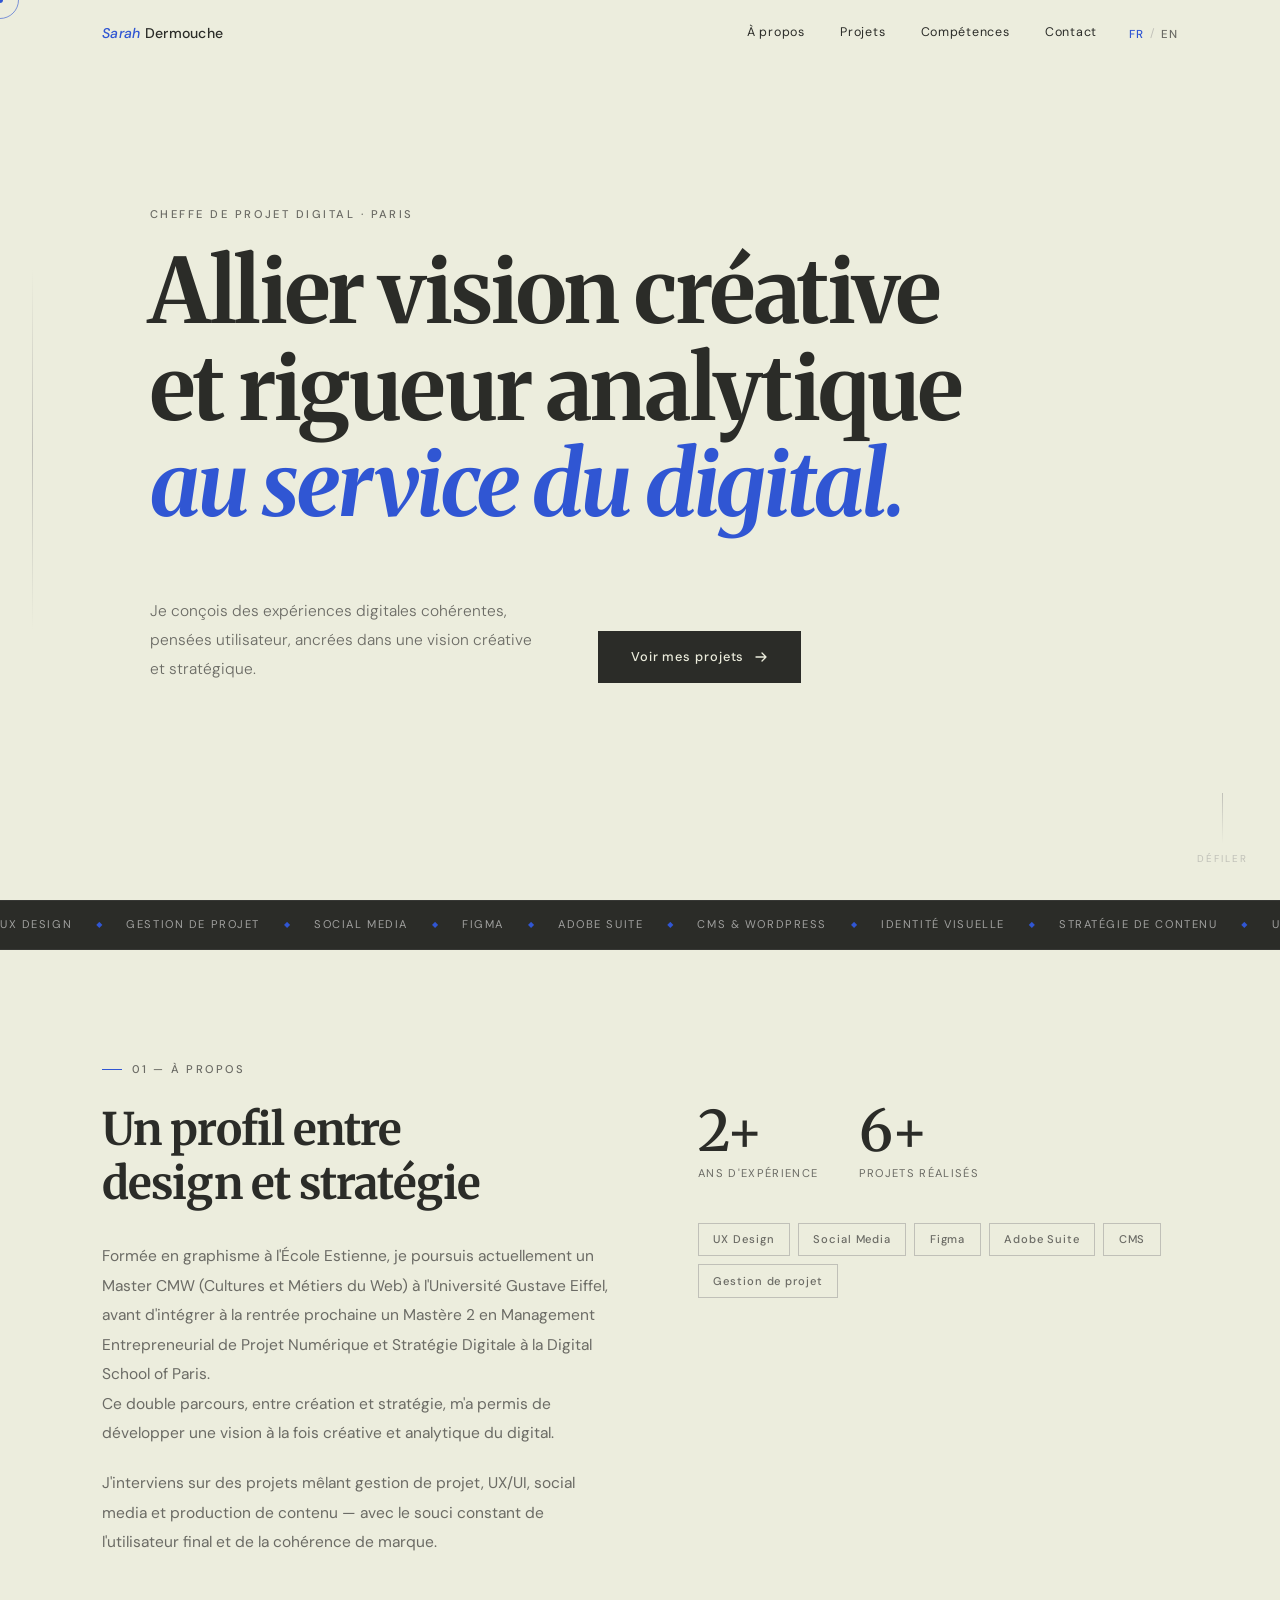
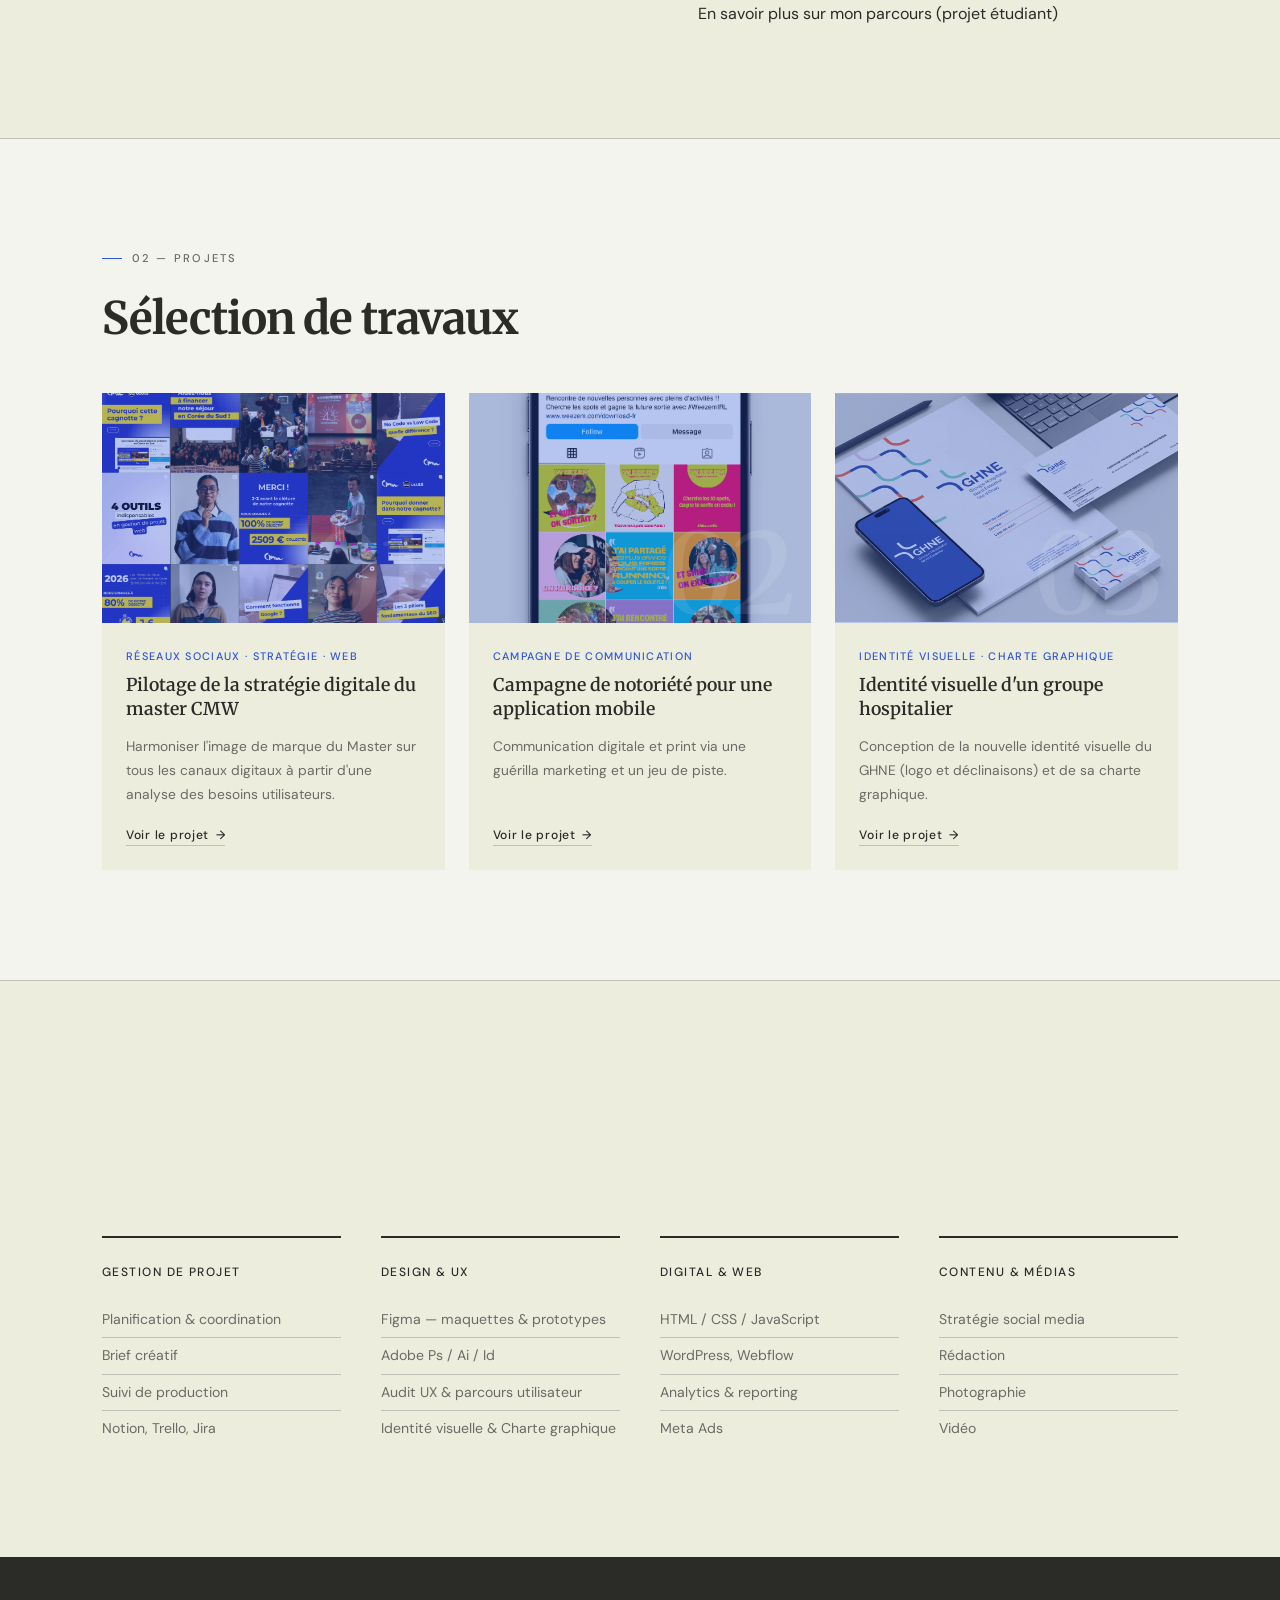
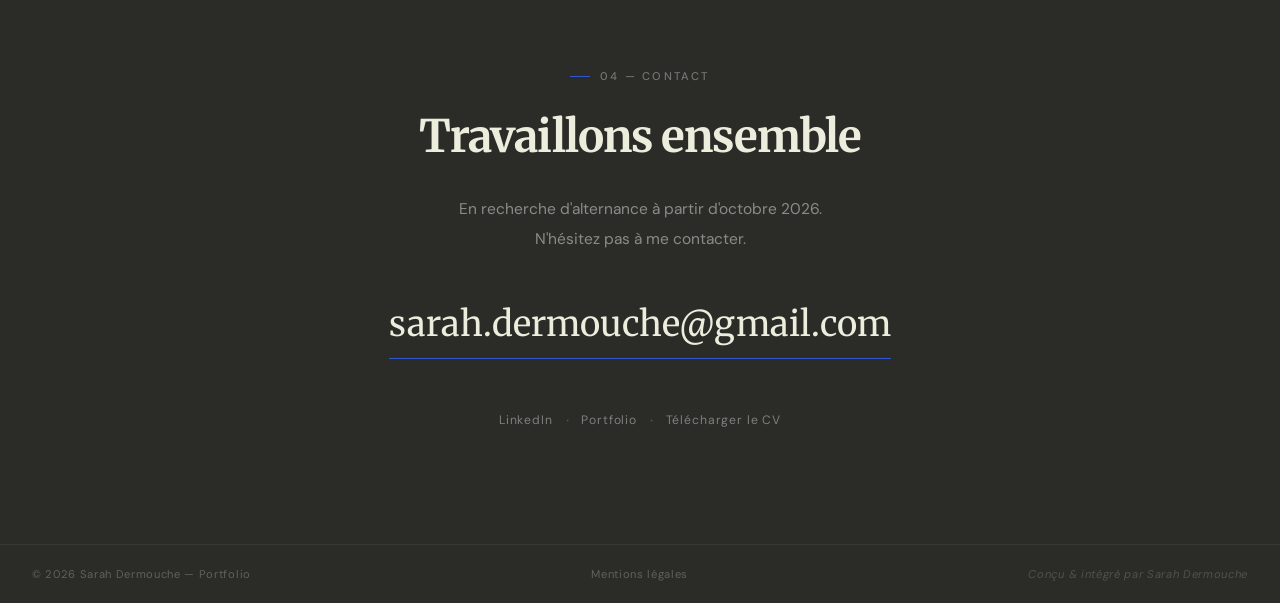
<file: index.html>
<!DOCTYPE html>
<html lang="fr">
<head>
    <meta charset="UTF-8" />
    <meta name="viewport" content="width=device-width, initial-scale=1.0" />
    <title>Sarah Dermouche — Cheffe de projet digital</title>
    <link rel="icon" type="image/x-icon" href="image/favicon.png">
    <link rel="preconnect" href="https://fonts.googleapis.com">
    <link rel="preconnect" href="https://fonts.gstatic.com" crossorigin>
    <link href="https://fonts.googleapis.com/css2?family=Merriweather:ital,wght@0,400;0,700;1,400&family=DM+Sans:opsz,wght@9..40,300;9..40,400;9..40,500&display=swap" rel="stylesheet">
    <link rel="stylesheet" href="style.css"/>
</head>
<body>

    <div class="cursor-dot"  id="cursor-dot"  aria-hidden="true"></div>
    <div class="cursor-ring" id="cursor-ring" aria-hidden="true"></div>

    <!--NAVIGATION-->
    <header class="nav-header" id="nav-header">
        <div class="nav-inner">
            <a href="#hero" class="nav-logo"><em>Sarah</em> Dermouche</a>
            <nav class="nav-links" id="nav-links" role="navigation" aria-label="Navigation principale">
                <a href="#about"       id="nav-about">À propos</a>
                <a href="#projets"     id="nav-projets">Projets</a>
                <a href="#competences" id="nav-competences">Compétences</a>
                <a href="#contact"     id="nav-contact">Contact</a>
            </nav>
            <div class="lang-switcher" role="group" aria-label="Sélection de langue">
                <button class="lang-btn active" id="btn-fr" onclick="setLanguage('fr')">FR</button>
                <span class="lang-sep" aria-hidden="true">/</span>
                <button class="lang-btn" id="btn-en" onclick="setLanguage('en')">EN</button>
            </div>
            <button class="nav-burger" id="nav-burger" aria-label="Ouvrir le menu" aria-expanded="false">
                <span></span>
                <span></span>
            </button>
        </div>
    </header>

    <!-- HERO -->
    <section class="hero" id="hero">
        <div class="hero-rule" aria-hidden="true"></div>
        <div class="hero-inner">
            <div class="hero-content">
                <p class="hero-tag" id="hero-tag">Cheffe de projet digital · Paris</p>
                <h1 class="hero-title" id="hero-title">
                    Allier vision créative <br>et rigueur analytique<br><em>au service du digital.</em>
                </h1>
            </div>
            <div class="hero-bottom">
                <p class="hero-sub" id="hero-sub">
                    Je conçois des expériences digitales cohérentes, pensées utilisateur, ancrées dans une vision créative et stratégique.
                </p>
                <a href="#projets" class="btn-primary" id="hero-cta">
                    <span id="hero-cta-text">Voir mes projets</span>
                    <svg width="14" height="14" viewBox="0 0 14 14" fill="none" aria-hidden="true">
                        <path d="M2 7h10M8 3l4 4-4 4" stroke="currentColor" stroke-width="1.3" stroke-linecap="round" stroke-linejoin="round"/>
                    </svg>
                </a>
            </div>
        </div>
        <div class="hero-scroll" aria-hidden="true">
            <div class="hero-scroll-line"></div>
            <span class="hero-scroll-label" id="hero-scroll-label">Défiler</span>
        </div>
    </section>

    <!-- MARQUEE -->
    <div class="marquee" aria-hidden="true">
        <div class="marquee-track">
            <span>UX Design</span><span class="msep">◆</span>
            <span>Gestion de projet</span><span class="msep">◆</span>
            <span>Social Media</span><span class="msep">◆</span>
            <span>Figma</span><span class="msep">◆</span>
            <span>Adobe Suite</span><span class="msep">◆</span>
            <span>CMS & WordPress</span><span class="msep">◆</span>
            <span>Identité visuelle</span><span class="msep">◆</span>
            <span>Stratégie de contenu</span><span class="msep">◆</span>
            <span>UX Design</span><span class="msep">◆</span>
            <span>Gestion de projet</span><span class="msep">◆</span>
            <span>Social Media</span><span class="msep">◆</span>
            <span>Figma</span><span class="msep">◆</span>
            <span>Adobe Suite</span><span class="msep">◆</span>
            <span>CMS & WordPress</span><span class="msep">◆</span>
            <span>Identité visuelle</span><span class="msep">◆</span>
            <span>Stratégie de contenu</span><span class="msep">◆</span>
        </div>
    </div>

    <!-- À PROPOS -->
    <section class="section about" id="about">
        <div class="section-inner">
            <div class="section-label fade-in" id="about-label">01 — À propos</div>
            <div class="about-grid">
                <div class="about-text fade-in">
                    <h2 class="section-title" id="about-title">Un profil entre<br>design et stratégie</h2>
                    <p id="about-p1">Formée en graphisme à l'École Estienne, je poursuis actuellement un Master CMW (Cultures et Métiers du Web) à l'Université Gustave Eiffel, avant d'intégrer à la rentrée prochaine un Mastère 2 en Management Entrepreneurial de Projet Numérique et Stratégie Digitale à la Digital School of Paris. <br>Ce double parcours, entre création et stratégie, m'a permis de développer une vision à la fois créative et analytique du digital.</p>
                    <p id="about-p2">J'interviens sur des projets mêlant gestion de projet, UX/UI, social media et production de contenu — avec le souci constant de l'utilisateur final et de la cohérence de marque.</p>
                </div>
                <div class="about">
                    <div class="about-stats">
                        <div class="about-stat">
                            <span class="about-stat-num">2+</span>
                            <span class="about-stat-label" id="about-stat1">ans d'expérience</span>
                        </div>
                        <div class="about-stat">
                            <span class="about-stat-num">6+</span>
                            <span class="about-stat-label" id="about-stat2">projets réalisés</span>
                        </div>
                    </div>
                    <div class="about-tags">
                        <span class="tag">UX Design</span>
                        <span class="tag">Social Media</span>
                        <span class="tag">Figma</span>
                        <span class="tag">Adobe Suite</span>
                        <span class="tag">CMS</span>
                        <span class="tag">Gestion de projet</span>
                    </div>
                    <!-- Vidéo de présentation -->
                    <div class="about-video">
                        <iframe width="480" height="270" src="https://www.youtube.com/embed/3gNO8BBYbaQ?si=3ZKGPJ1DUbZhZOPg" title="YouTube video player" frameborder="0" allow="accelerometer; autoplay; clipboard-write; encrypted-media; gyroscope; picture-in-picture; web-share" referrerpolicy="strict-origin-when-cross-origin" allowfullscreen></iframe>
                        <p class="about-video-caption" id="about-video-caption">En savoir plus sur mon parcours (projet étudiant)</p>
                    </div>

                </div>
            </div>
        </div>
    </section>

    <!-- PROJETS -->
    <section class="section projets" id="projets">
        <div class="section-inner">
            <div class="section-label fade-in" id="projets-label">02 — Projets</div>
            <h2 class="section-title fade-in" id="projets-title">Sélection de travaux</h2>

            <div class="projets-grid">

                <article class="projet-card fade-in" data-projet="1">
                    <div class="projet-visuel projet-visuel--1">
                        <span class="projet-num" aria-hidden="true">01</span>
                        <div class="projet-overlay">
                            <span id="card-overlay-1">Voir le projet</span>
                            <svg width="18" height="18" viewBox="0 0 18 18" fill="none" aria-hidden="true">
                                <path d="M3 9h12M11 4l5 5-5 5" stroke="currentColor" stroke-width="1.3" stroke-linecap="round"/>
                            </svg>
                        </div>
                    </div>
                    <div class="projet-body">
                        <span class="projet-type" id="proj1-type">Réseaux Sociaux · Stratégie · Web</span>
                        <h3 class="projet-title" id="proj1-title">Pilotage de la stratégie digitale du master CMW</h3>
                        <p class="projet-desc" id="proj1-desc">Harmoniser l'image de marque du Master sur tous les canaux digitaux à partir d'une analyse des besoins utilisateurs.</p>
                        <button class="projet-link open-detail" data-projet="1">
                            <span id="proj1-btn">Voir le projet</span>
                            <span aria-hidden="true">→</span>
                        </button>
                    </div>
                </article>

                <article class="projet-card fade-in" data-projet="2">
                    <div class="projet-visuel projet-visuel--2">
                        <span class="projet-num" aria-hidden="true">02</span>
                        <div class="projet-overlay">
                            <span id="card-overlay-2">Voir le projet</span>
                            <svg width="18" height="18" viewBox="0 0 18 18" fill="none" aria-hidden="true">
                                <path d="M3 9h12M11 4l5 5-5 5" stroke="currentColor" stroke-width="1.3" stroke-linecap="round"/>
                            </svg>
                        </div>
                    </div>
                    <div class="projet-body">
                        <span class="projet-type" id="proj2-type">Campagne de communication</span>
                        <h3 class="projet-title" id="proj2-title">Campagne de notoriété pour une application mobile</h3>
                        <p class="projet-desc" id="proj2-desc">Communication digitale et print via une guérilla marketing et un jeu de piste. </p>
                        <button class="projet-link open-detail" data-projet="2">
                            <span id="proj2-btn">Voir le projet</span>
                            <span aria-hidden="true">→</span>
                        </button>
                    </div>
                </article>

                <article class="projet-card fade-in" data-projet="3">
                    <div class="projet-visuel projet-visuel--3">
                        <span class="projet-num" aria-hidden="true">03</span>
                        <div class="projet-overlay">
                            <span id="card-overlay-3">Voir le projet</span>
                            <svg width="18" height="18" viewBox="0 0 18 18" fill="none" aria-hidden="true">
                                <path d="M3 9h12M11 4l5 5-5 5" stroke="currentColor" stroke-width="1.3" stroke-linecap="round"/>
                            </svg>
                        </div>
                    </div>
                    <div class="projet-body">
                        <span class="projet-type" id="proj3-type">IDENTITÉ visuelle · CHARTE GRAPHIQUE</span>
                        <h3 class="projet-title" id="proj3-title">Identité visuelle d'un groupe hospitalier</h3>
                        <p class="projet-desc" id="proj3-desc">Conception de la nouvelle identité visuelle du GHNE (logo et déclinaisons) et de sa charte graphique.</p>
                        <button class="projet-link open-detail" data-projet="3">
                            <span id="proj3-btn">Voir le projet</span>
                            <span aria-hidden="true">→</span>
                        </button>
                    </div>
                </article>

            </div>

            <!-- DÉTAIL PROJET — panneau inline sous la grille -->
            <div class="projet-detail" id="projet-detail">
                <div class="detail-inner">
                    <div class="detail-header">
                        <div>
                            <span class="detail-type" id="detail-type"></span>
                            <h3 class="detail-titre" id="detail-titre"></h3>
                        </div>
                        <button class="detail-close" id="detail-close" aria-label="Fermer">
                            <svg width="18" height="18" viewBox="0 0 18 18" fill="none">
                                <path d="M3 3l12 12M15 3L3 15" stroke="currentColor" stroke-width="1.4" stroke-linecap="round"/>
                            </svg>
                        </button>
                    </div>
                    <div class="detail-body">
                        <div class="detail-images">
                            <img src="image/cmw_1.png" alt="projet web" id="detail-img-main" class="detail-img-main">
                            <div class="detail-img-row">
                                <img src="image/cmw_2.png" alt="projet web" id="detail-img-sm1" class="detail-img-sm">
                                <img src="image/cmw_3.png" alt="projet web" id="detail-img-sm2" class="detail-img-sm">
                            </div>
                        </div>
                        <div class="detail-info">
                            <dl class="detail-meta">
                                <div class="detail-meta-item">
                                    <dt id="detail-label-role">Rôle</dt>
                                    <dd id="detail-role"></dd>
                                </div>
                                <div class="detail-meta-item">
                                    <dt id="detail-label-tools">Outils</dt>
                                    <dd id="detail-tools"></dd>
                                </div>
                                <div class="detail-meta-item">
                                    <dt id="detail-label-year">Année</dt>
                                    <dd id="detail-year"></dd>
                                </div>
                            </dl>
                            <p id="detail-desc"></p>
                        </div>
                    </div>
                </div>
            </div>

        </div>
    </section>

    <!-- COMPÉTENCES -->
    <section class="section competences" id="competences">
        <div class="section-inner">
            <div class="section-label fade-in" id="comp-label">03 — Compétences</div>
            <h2 class="section-title fade-in" id="comp-title">Ce que je sais faire</h2>
            <div class="comp-grid">
                <div class="comp-col fade-in">
                    <h3 class="comp-cat" id="comp-cat1">Gestion de projet</h3>
                    <ul class="comp-list" id="comp-list1">
                        <li>Planification & coordination</li>
                        <li>Brief créatif</li>
                        <li>Suivi de production</li>
                        <li>Notion, Trello, Jira</li>
                    </ul>
                </div>
                <div class="comp-col fade-in">
                    <h3 class="comp-cat" id="comp-cat2">Design & UX</h3>
                    <ul class="comp-list" id="comp-list2">
                        <li>Figma — maquettes & prototypes</li>
                        <li>Adobe Ps / Ai / Id</li>
                        <li>Audit UX & parcours utilisateur</li>
                        <li>Identité visuelle & Charte graphique</li>
                    </ul>
                </div>
                <div class="comp-col fade-in">
                    <h3 class="comp-cat" id="comp-cat3">Digital & Web</h3>
                    <ul class="comp-list" id="comp-list3">
                        <li>HTML / CSS / JavaScript</li>
                        <li>WordPress, Webflow</li>
                        <li>Analytics & reporting</li>
                        <li>Meta Ads</li>
                    </ul>
                </div>
                <div class="comp-col fade-in">
                    <h3 class="comp-cat" id="comp-cat4">Contenu & Médias</h3>
                    <ul class="comp-list" id="comp-list4">
                        <li>Stratégie social media</li>
                        <li>Rédaction</li>
                        <li>Photographie</li>
                        <li>Vidéo</li>
                    </ul>
                </div>
            </div>
        </div>
    </section>

    <!-- CONTACT -->
    <section class="section contact" id="contact">
        <div class="section-inner contact-inner">
            <div class="section-label fade-in" id="contact-label">04 — Contact</div>
            <h2 class="section-title contact-title fade-in" id="contact-title">Travaillons ensemble</h2>
            <p class="contact-sub fade-in" id="contact-sub">
                En recherche d'alternance à partir d'octobre 2026.<br>N'hésitez pas à me contacter.
            </p>
            <a href="mailto:sarah.dermouche@gmail.com" class="contact-email fade-in" id="contact-cta">sarah.dermouche@gmail.com</a>
            <div class="contact-socials fade-in">
                <a href="https://www.linkedin.com/in/sarah-dermouche-789434256" target="_blank" rel="noopener" id="contact-li">LinkedIn</a>
                <span aria-hidden="true">·</span>
                <a href="https://drive.google.com/file/d/1WTOLE_AvUd5v7UBYGR7kVTP-qVGKapj3/view?usp=sharing" target="_blank" rel="noopener" id="contact-pt">Portfolio</a>
                <span aria-hidden="true">·</span>
                <a href="https://drive.google.com/file/d/1VS2-UaIOc5Win3-Kl8MZEmc8OgLvq18b/view?usp=sharing" target="_blank" rel="noopener" id="contact-cv">Télécharger le CV</a>
            </div>
        </div>
    </section>

    <!-- FOOTER -->
    <footer class="footer">
        <span id="footer-text">© 2026 Sarah Dermouche — Portfolio</span>
        <a href="mentions-legales.html" id="mentions-legales">Mentions légales</a>
        <span class="footer-credit" id="footer-credit">Conçu & intégré par Sarah Dermouche</span>
    </footer>

    <script src="langue.js"></script>
    <script src="scroll.js"></script>
</body>
</html>
</file>
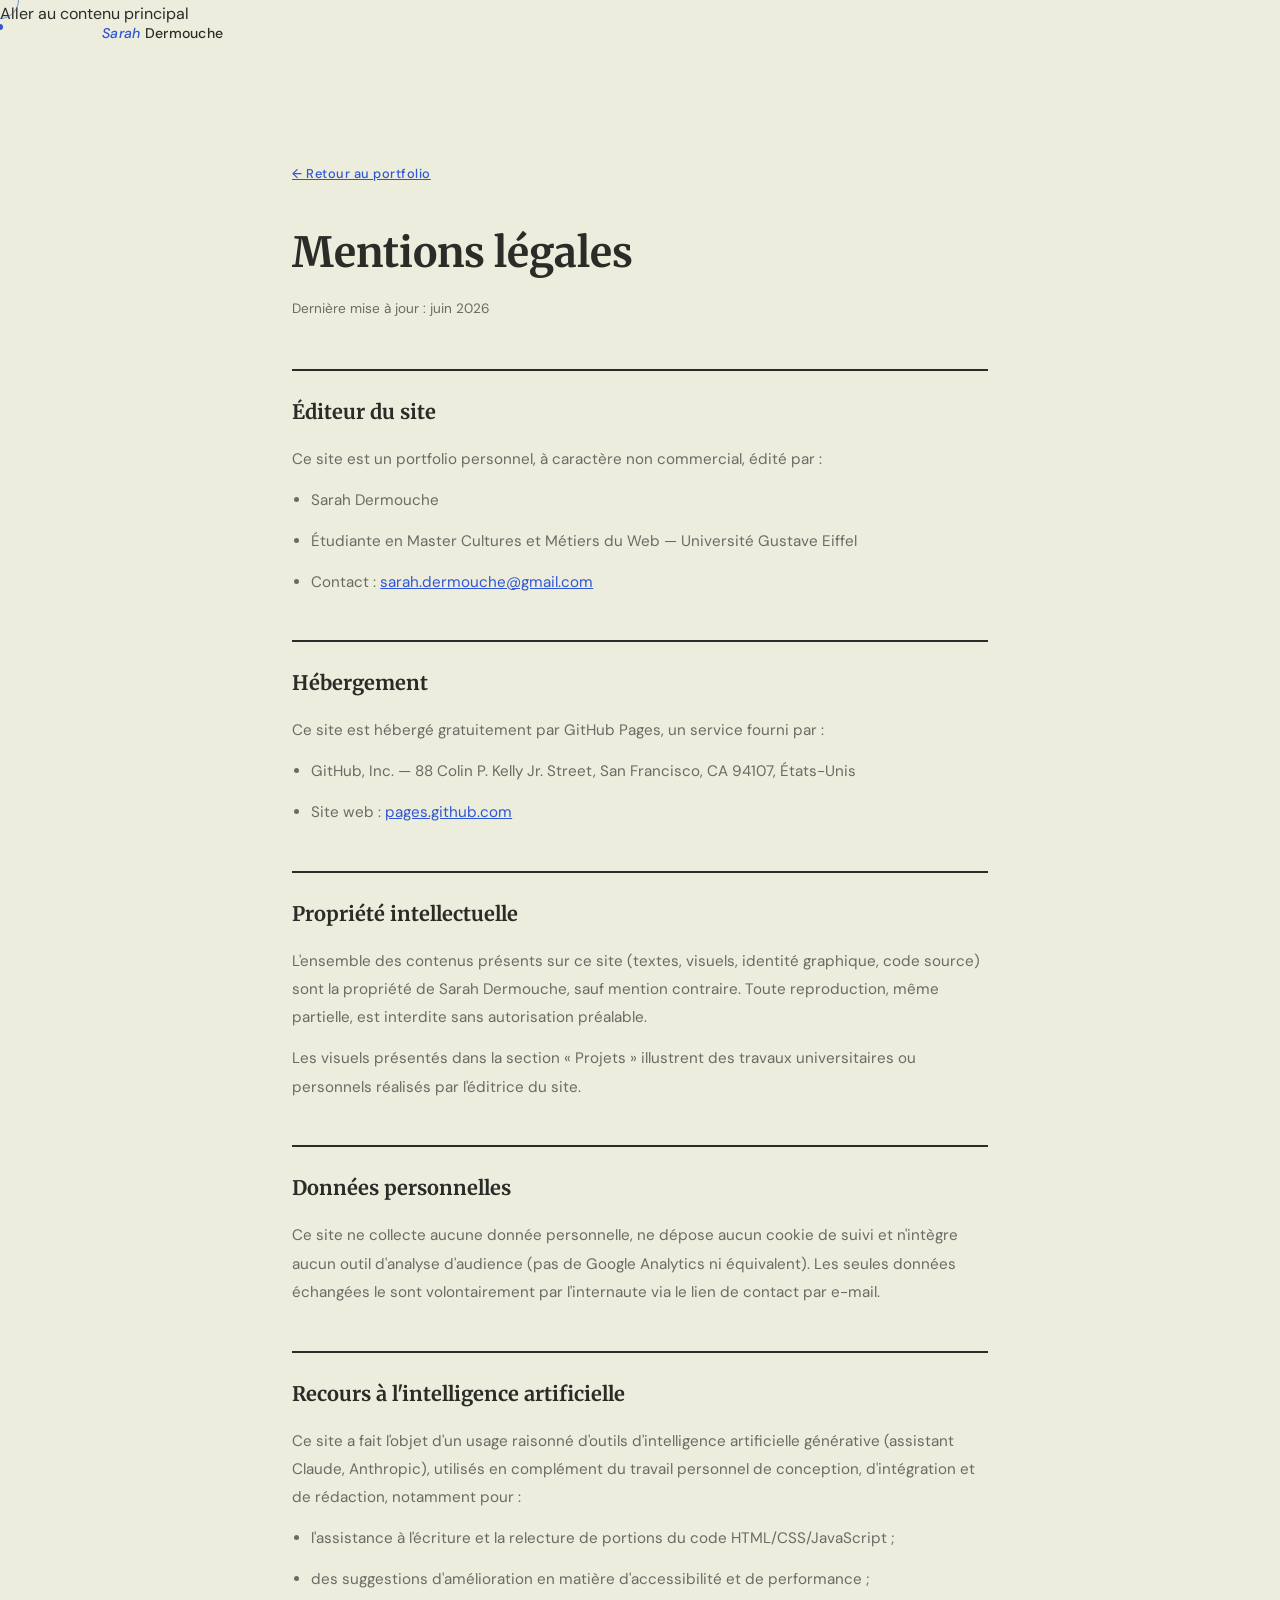
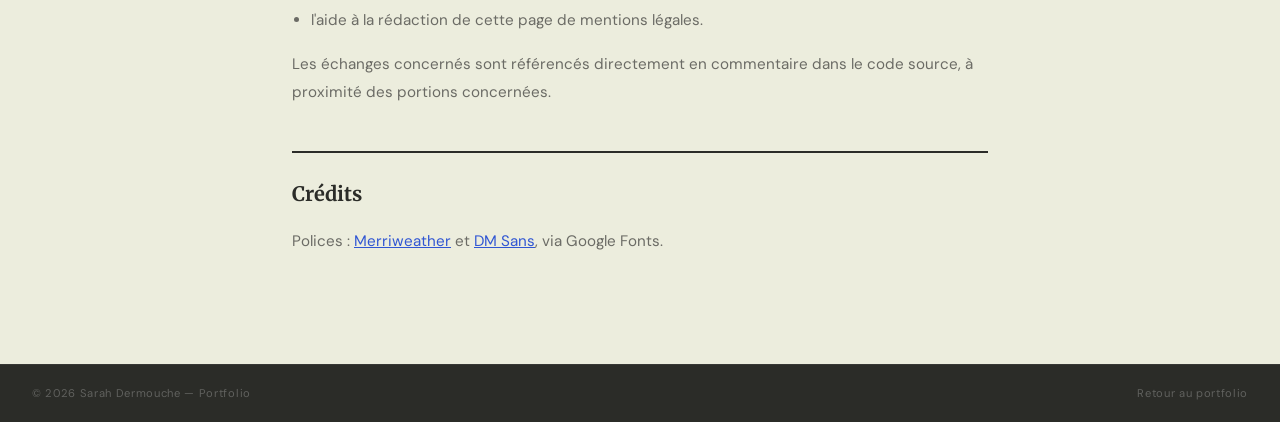
<file: mentions-legales.html>
<!DOCTYPE html>
<html lang="fr">
<head>
    <meta charset="UTF-8" />
    <meta name="viewport" content="width=device-width, initial-scale=1.0" />
    <meta name="description" content="Mentions légales du portfolio de Sarah Dermouche.">
    <meta name="robots" content="noindex">
    <title>Mentions légales — Sarah Dermouche</title>
    <link rel="icon" type="image/png" href="image/favicon.png">
    <link href="https://fonts.googleapis.com/css2?family=Merriweather:ital,wght@0,400;0,700;1,400&family=DM+Sans:opsz,wght@9..40,300;9..40,400;9..40,500&display=swap" rel="stylesheet">
    <link rel="stylesheet" href="style.css"/>
    <style>
        /* Style de la page mentions légales */
        .mentions-page {
            max-width: 760px;
            margin: 0 auto;
            padding: calc(var(--nav-h) + 4rem) 2rem 6rem;
        }
        .mentions-page h1 {
            font-family: var(--font-serif);
            font-size: clamp(1.8rem, 4vw, 2.6rem);
            margin-bottom: 0.5rem;
        }
        .mentions-page .maj {
            color: var(--gray);
            font-size: 0.85rem;
            margin-bottom: 3rem;
        }
        .mentions-page h2 {
            font-family: var(--font-serif);
            font-size: 1.25rem;
            margin-top: 2.8rem;
            margin-bottom: 1rem;
            border-top: 2px solid var(--dark);
            padding-top: 1.5rem;
        }
        .mentions-page p,
        .mentions-page li {
            color: var(--gray);
            font-size: 0.95rem;
            line-height: 1.85;
            margin-bottom: 0.8rem;
        }
        .mentions-page ul {
            padding-left: 1.2rem;
            list-style: disc;
            margin-bottom: 1rem;
        }
        .mentions-page a {
            color: var(--accent);
            text-decoration: underline;
        }
        .mentions-page code {
            background-color: var(--white);
            padding: 0.1rem 0.4rem;
            font-size: 0.88em;
            border: 1px solid var(--gray-lt);
        }
        .retour {
            display: inline-flex;
            align-items: center;
            gap: 0.5rem;
            font-size: 0.8rem;
            font-weight: 500;
            letter-spacing: 0.04em;
            margin-bottom: 2rem;
        }
    </style>
</head>
<body>

    <a href="index.html#hero" class="skip-link">Aller au contenu principal</a>
    <div class="cursor-dot"  id="cursor-dot"  aria-hidden="true"></div>
    <div class="cursor-ring" id="cursor-ring" aria-hidden="true"></div>

    <header class="nav-header scrolled" id="nav-header">
        <div class="nav-inner">
            <a href="index.html#hero" class="nav-logo"><em>Sarah</em> Dermouche</a>
        </div>
    </header>

    <main class="mentions-page" id="hero">
        <a href="index.html" class="retour">← Retour au portfolio</a>

        <h1>Mentions légales</h1>
        <p class="maj">Dernière mise à jour : juin 2026</p>

        <section>
            <h2>Éditeur du site</h2>
            <p>
                Ce site est un portfolio personnel, à caractère non commercial, édité par :
            </p>
            <ul>
                <li>Sarah Dermouche</li>
                <li>Étudiante en Master Cultures et Métiers du Web — Université Gustave Eiffel</li>
                <li>Contact : <a href="mailto:sarah.dermouche@gmail.com">sarah.dermouche@gmail.com</a></li>
            </ul>
        </section>

        <section>
            <h2>Hébergement</h2>
            <p>
                Ce site est hébergé gratuitement par GitHub Pages, un service fourni par :
            </p>
            <ul>
                <li>GitHub, Inc. — 88 Colin P. Kelly Jr. Street, San Francisco, CA 94107, États-Unis</li>
                <li>Site web : <a href="https://pages.github.com" target="_blank" rel="noopener">pages.github.com</a></li>
            </ul>
        </section>

        <section>
            <h2>Propriété intellectuelle</h2>
            <p>
                L'ensemble des contenus présents sur ce site (textes, visuels, identité graphique, code source) sont la propriété de Sarah Dermouche, sauf mention contraire. Toute reproduction, même partielle, est interdite sans autorisation préalable.
            </p>
            <p>
                Les visuels présentés dans la section « Projets » illustrent des travaux universitaires ou personnels réalisés par l'éditrice du site.
            </p>
        </section>

        <section>
            <h2>Données personnelles</h2>
            <p>
                Ce site ne collecte aucune donnée personnelle, ne dépose aucun cookie de suivi et n'intègre aucun outil d'analyse d'audience (pas de Google Analytics ni équivalent). Les seules données échangées le sont volontairement par l'internaute via le lien de contact par e-mail.
            </p>
        </section>

        <section>
            <h2>Recours à l'intelligence artificielle</h2>
            <p>
               Ce site a fait l'objet d'un usage raisonné d'outils d'intelligence artificielle générative (assistant Claude, Anthropic), utilisés en complément du travail personnel de conception, d'intégration et de rédaction, notamment pour :
            </p>
            <ul>
                <li>l'assistance à l'écriture et la relecture de portions du code HTML/CSS/JavaScript ;</li>
                <li>des suggestions d'amélioration en matière d'accessibilité et de performance ;</li>
                <li>l'aide à la rédaction de cette page de mentions légales.</li>
            </ul>
            <p>
                Les échanges concernés sont référencés directement en commentaire dans le code source, à proximité des portions concernées.
            </p>
        </section>

        <section>
            <h2>Crédits</h2>
            <p>
                Polices : <a href="https://fonts.google.com/specimen/Merriweather" target="_blank" rel="noopener">Merriweather</a> et <a href="https://fonts.google.com/specimen/DM+Sans" target="_blank" rel="noopener">DM Sans</a>, via Google Fonts.
            </p>
        </section>
    </main>

    <footer class="footer">
        <span>© 2026 Sarah Dermouche — Portfolio</span>
        <a href="index.html">Retour au portfolio</a>
    </footer>
    <script src="scroll.js"></script>
</body>
</html>
</file>
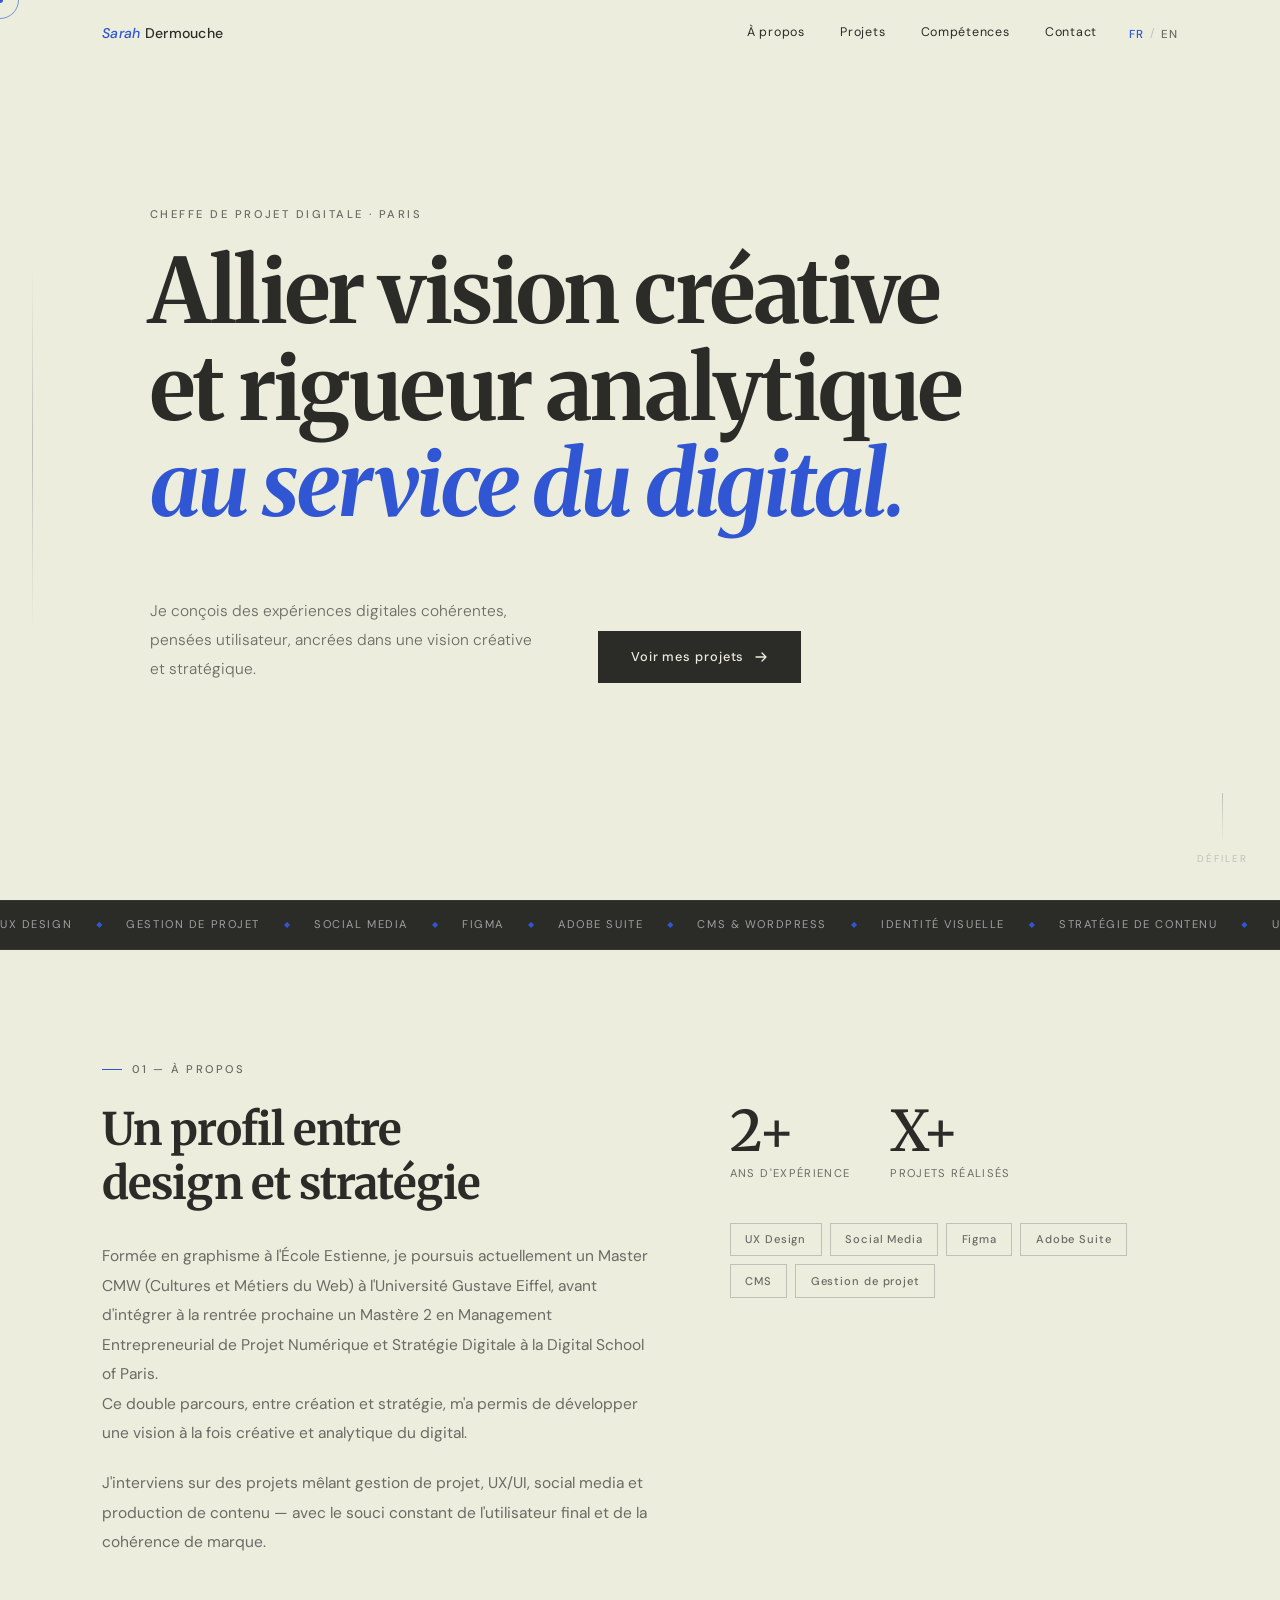
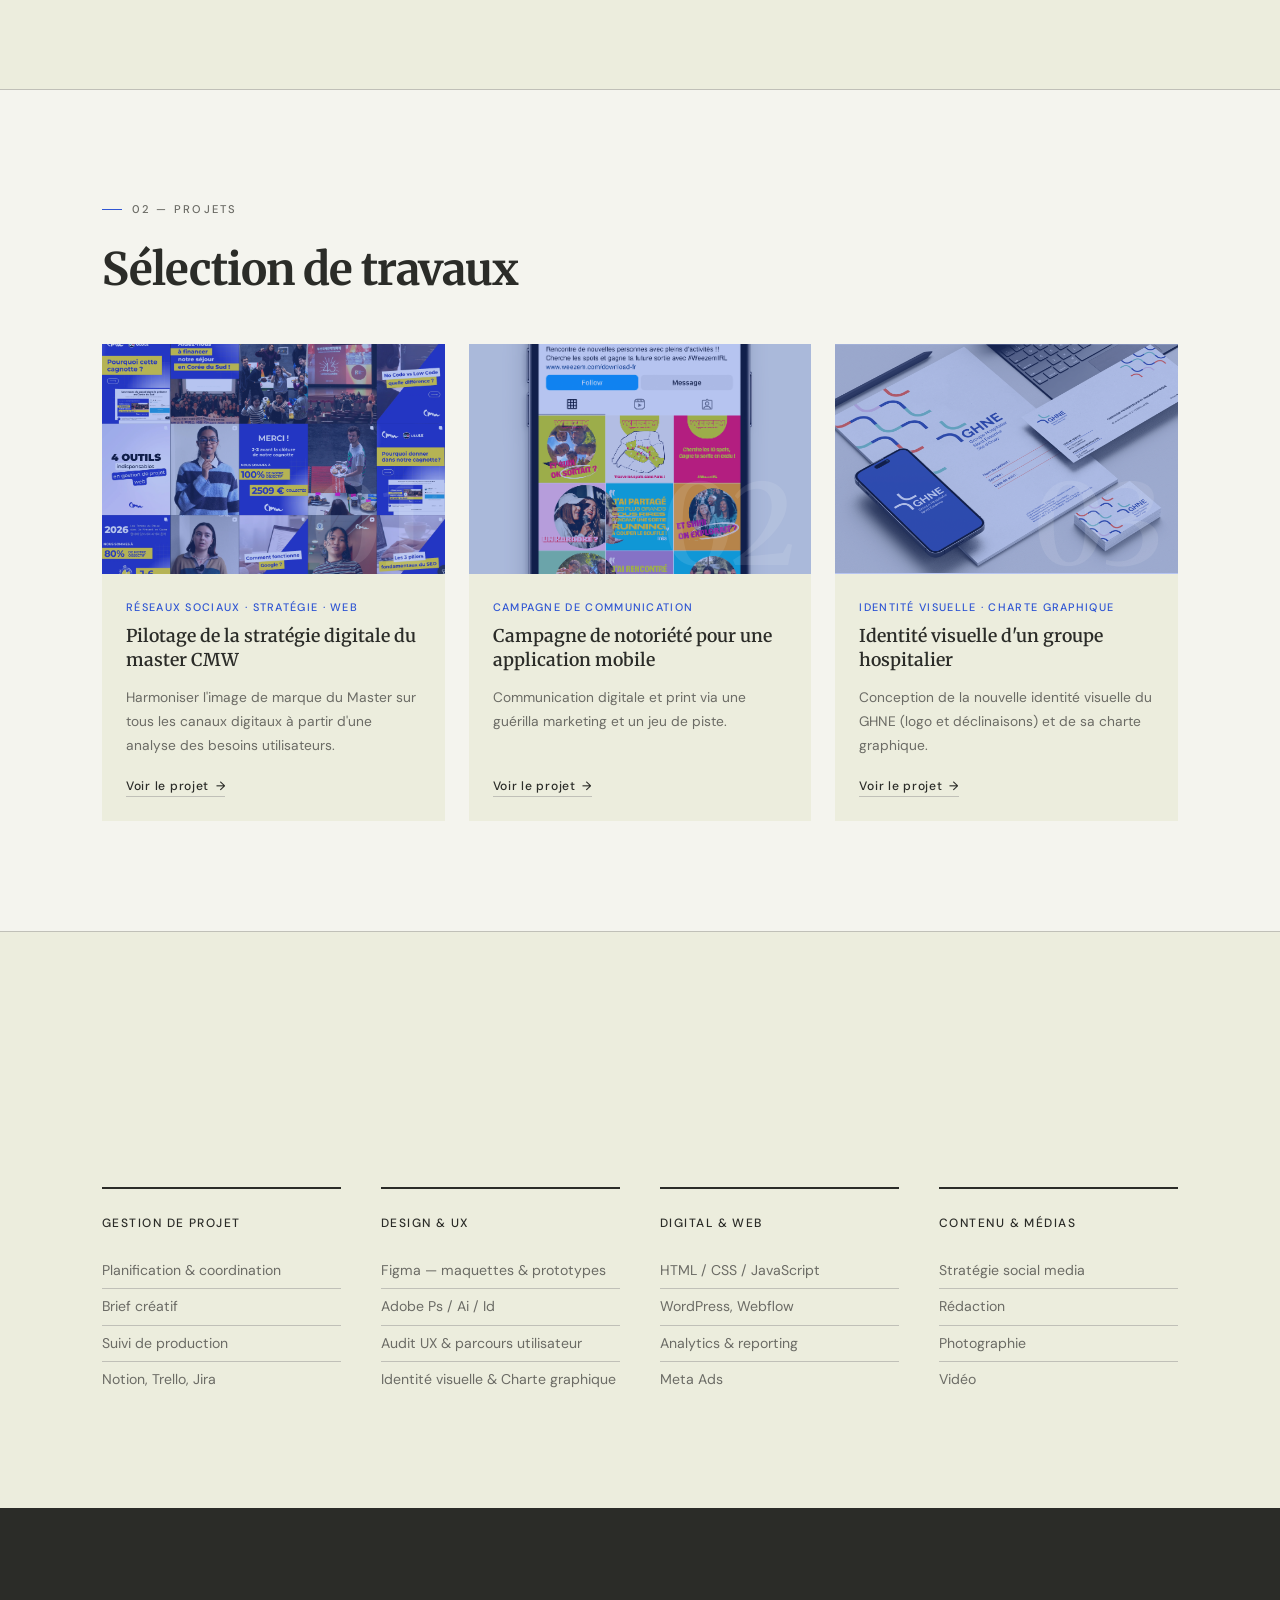
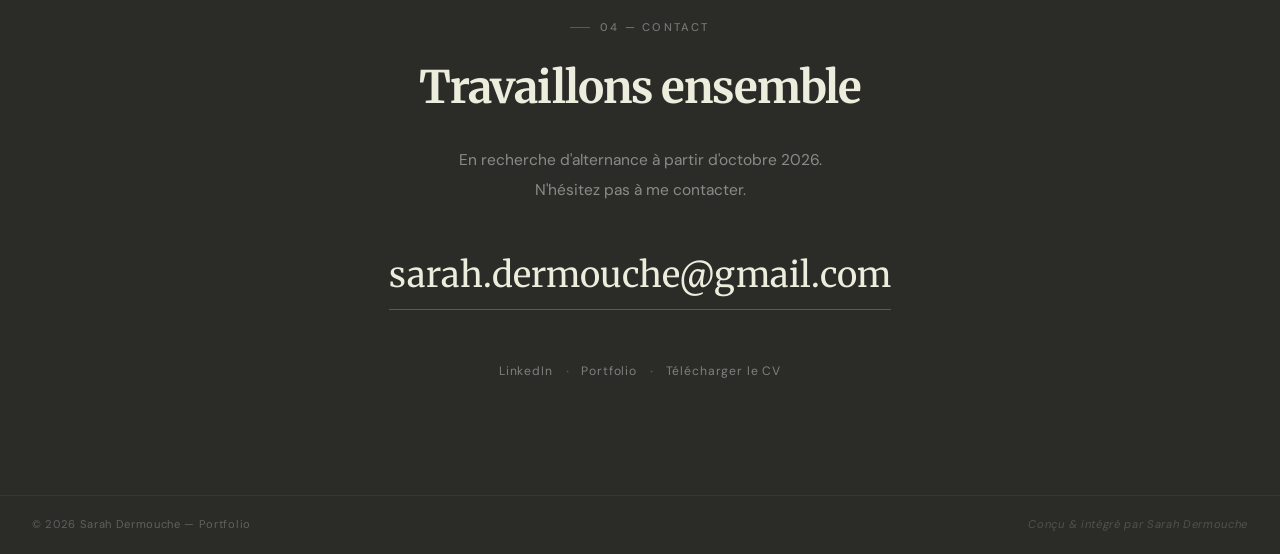
<file: portfolio.html>
<!DOCTYPE html>
<html lang="fr">
<head>
    <meta charset="UTF-8" />
    <meta name="viewport" content="width=device-width, initial-scale=1.0" />
    <title>Sarah Dermouche — Cheffe de projet digitale</title>
    <link rel="icon" type="image/x-icon" href="image/favicon.png">
    <link rel="preconnect" href="https://fonts.googleapis.com">
    <link rel="preconnect" href="https://fonts.gstatic.com" crossorigin>
    <link href="https://fonts.googleapis.com/css2?family=Merriweather:ital,wght@0,400;0,700;1,400&family=DM+Sans:opsz,wght@9..40,300;9..40,400;9..40,500&display=swap" rel="stylesheet">
    <link rel="stylesheet" href="style.css"/>
</head>
<body>

    <div class="cursor-dot"  id="cursor-dot"  aria-hidden="true"></div>
    <div class="cursor-ring" id="cursor-ring" aria-hidden="true"></div>

    <!--NAVIGATION-->
    <header class="nav-header" id="nav-header">
        <div class="nav-inner">
            <a href="#hero" class="nav-logo"><em>Sarah</em> Dermouche</a>
            <nav class="nav-links" id="nav-links" role="navigation" aria-label="Navigation principale">
                <a href="#about"       id="nav-about">À propos</a>
                <a href="#projets"     id="nav-projets">Projets</a>
                <a href="#competences" id="nav-competences">Compétences</a>
                <a href="#contact"     id="nav-contact">Contact</a>
            </nav>
            <div class="lang-switcher" role="group" aria-label="Sélection de langue">
                <button class="lang-btn active" id="btn-fr" onclick="setLanguage('fr')">FR</button>
                <span class="lang-sep" aria-hidden="true">/</span>
                <button class="lang-btn" id="btn-en" onclick="setLanguage('en')">EN</button>
            </div>
            <button class="nav-burger" id="nav-burger" aria-label="Ouvrir le menu" aria-expanded="false">
                <span></span>
                <span></span>
            </button>
        </div>
    </header>

    <!-- HERO -->
    <section class="hero" id="hero">
        <div class="hero-rule" aria-hidden="true"></div>
        <div class="hero-inner">
            <div class="hero-content">
                <p class="hero-tag" id="hero-tag">Cheffe de projet digitale · Paris</p>
                <h1 class="hero-title" id="hero-title">
                    Allier vision créative <br>et rigueur analytique<br><em>au service du digital.</em>
                </h1>
            </div>
            <div class="hero-bottom">
                <p class="hero-sub" id="hero-sub">
                    Je conçois des expériences digitales cohérentes, pensées utilisateur, ancrées dans une vision créative et stratégique.
                </p>
                <a href="#projets" class="btn-primary" id="hero-cta">
                    <span id="hero-cta-text">Voir mes projets</span>
                    <svg width="14" height="14" viewBox="0 0 14 14" fill="none" aria-hidden="true">
                        <path d="M2 7h10M8 3l4 4-4 4" stroke="currentColor" stroke-width="1.3" stroke-linecap="round" stroke-linejoin="round"/>
                    </svg>
                </a>
            </div>
        </div>
        <div class="hero-scroll" aria-hidden="true">
            <div class="hero-scroll-line"></div>
            <span class="hero-scroll-label" id="hero-scroll-label">Défiler</span>
        </div>
    </section>

    <!-- MARQUEE -->
    <div class="marquee" aria-hidden="true">
        <div class="marquee-track">
            <span>UX Design</span><span class="msep">◆</span>
            <span>Gestion de projet</span><span class="msep">◆</span>
            <span>Social Media</span><span class="msep">◆</span>
            <span>Figma</span><span class="msep">◆</span>
            <span>Adobe Suite</span><span class="msep">◆</span>
            <span>CMS & WordPress</span><span class="msep">◆</span>
            <span>Identité visuelle</span><span class="msep">◆</span>
            <span>Stratégie de contenu</span><span class="msep">◆</span>
            <span>UX Design</span><span class="msep">◆</span>
            <span>Gestion de projet</span><span class="msep">◆</span>
            <span>Social Media</span><span class="msep">◆</span>
            <span>Figma</span><span class="msep">◆</span>
            <span>Adobe Suite</span><span class="msep">◆</span>
            <span>CMS & WordPress</span><span class="msep">◆</span>
            <span>Identité visuelle</span><span class="msep">◆</span>
            <span>Stratégie de contenu</span><span class="msep">◆</span>
        </div>
    </div>

    <!-- À PROPOS -->
    <section class="section about" id="about">
        <div class="section-inner">
            <div class="section-label fade-in" id="about-label">01 — À propos</div>
            <div class="about-grid">
                <div class="about-text fade-in">
                    <h2 class="section-title" id="about-title">Un profil entre<br>design et stratégie</h2>
                    <p id="about-p1">Formée en graphisme à l'École Estienne, je poursuis actuellement un Master CMW (Cultures et Métiers du Web) à l'Université Gustave Eiffel, avant d'intégrer à la rentrée prochaine un Mastère 2 en Management Entrepreneurial de Projet Numérique et Stratégie Digitale à la Digital School of Paris. <br>Ce double parcours, entre création et stratégie, m'a permis de développer une vision à la fois créative et analytique du digital.</p>
                    <p id="about-p2">J'interviens sur des projets mêlant gestion de projet, UX/UI, social media et production de contenu — avec le souci constant de l'utilisateur final et de la cohérence de marque.</p>
                </div>
                <div class="about-info fade-in">
                    <div class="about-stats">
                        <div class="about-stat">
                            <span class="about-stat-num">2+</span>
                            <span class="about-stat-label" id="about-stat1">ans d'expérience</span>
                        </div>
                        <div class="about-stat">
                            <span class="about-stat-num">X+</span>
                            <span class="about-stat-label" id="about-stat2">projets réalisés</span>
                        </div>
                    </div>
                    <div class="about-tags">
                        <span class="tag">UX Design</span>
                        <span class="tag">Social Media</span>
                        <span class="tag">Figma</span>
                        <span class="tag">Adobe Suite</span>
                        <span class="tag">CMS</span>
                        <span class="tag">Gestion de projet</span>
                    </div>
                </div>
            </div>
        </div>
    </section>

    <!-- PROJETS -->
    <section class="section projets" id="projets">
        <div class="section-inner">
            <div class="section-label fade-in" id="projets-label">02 — Projets</div>
            <h2 class="section-title fade-in" id="projets-title">Sélection de travaux</h2>

            <div class="projets-grid">

                <article class="projet-card fade-in" data-projet="1">
                    <div class="projet-visuel projet-visuel--1">
                        <span class="projet-num" aria-hidden="true">01</span>
                        <div class="projet-overlay">
                            <span id="card-overlay-1">Voir le projet</span>
                            <svg width="18" height="18" viewBox="0 0 18 18" fill="none" aria-hidden="true">
                                <path d="M3 9h12M11 4l5 5-5 5" stroke="currentColor" stroke-width="1.3" stroke-linecap="round"/>
                            </svg>
                        </div>
                    </div>
                    <div class="projet-body">
                        <span class="projet-type" id="proj1-type">Réseaux Sociaux · Stratégie · Web</span>
                        <h3 class="projet-title" id="proj1-title">Pilotage de la stratégie digitale du master CMW</h3>
                        <p class="projet-desc" id="proj1-desc">Harmoniser l'image de marque du Master sur tous les canaux digitaux à partir d'une analyse des besoins utilisateurs.</p>
                        <button class="projet-link open-detail" data-projet="1">
                            <span id="proj1-btn">Voir le projet</span>
                            <span aria-hidden="true">→</span>
                        </button>
                    </div>
                </article>

                <article class="projet-card fade-in" data-projet="2">
                    <div class="projet-visuel projet-visuel--2">
                        <span class="projet-num" aria-hidden="true">02</span>
                        <div class="projet-overlay">
                            <span id="card-overlay-2">Voir le projet</span>
                            <svg width="18" height="18" viewBox="0 0 18 18" fill="none" aria-hidden="true">
                                <path d="M3 9h12M11 4l5 5-5 5" stroke="currentColor" stroke-width="1.3" stroke-linecap="round"/>
                            </svg>
                        </div>
                    </div>
                    <div class="projet-body">
                        <span class="projet-type" id="proj2-type">Campagne de communication</span>
                        <h3 class="projet-title" id="proj2-title">Campagne de notoriété pour une application mobile</h3>
                        <p class="projet-desc" id="proj2-desc">Communication digitale et print via une guérilla marketing et un jeu de piste. </p>
                        <button class="projet-link open-detail" data-projet="2">
                            <span id="proj2-btn">Voir le projet</span>
                            <span aria-hidden="true">→</span>
                        </button>
                    </div>
                </article>

                <article class="projet-card fade-in" data-projet="3">
                    <div class="projet-visuel projet-visuel--3">
                        <span class="projet-num" aria-hidden="true">03</span>
                        <div class="projet-overlay">
                            <span id="card-overlay-3">Voir le projet</span>
                            <svg width="18" height="18" viewBox="0 0 18 18" fill="none" aria-hidden="true">
                                <path d="M3 9h12M11 4l5 5-5 5" stroke="currentColor" stroke-width="1.3" stroke-linecap="round"/>
                            </svg>
                        </div>
                    </div>
                    <div class="projet-body">
                        <span class="projet-type" id="proj3-type">IDENTITÉ visuelle · CHARTE GRAPHIQUE</span>
                        <h3 class="projet-title" id="proj3-title">Identité visuelle d'un groupe hospitalier</h3>
                        <p class="projet-desc" id="proj3-desc">Conception de la nouvelle identité visuelle du GHNE (logo et déclinaisons) et de sa charte graphique.</p>
                        <button class="projet-link open-detail" data-projet="3">
                            <span id="proj3-btn">Voir le projet</span>
                            <span aria-hidden="true">→</span>
                        </button>
                    </div>
                </article>

            </div>

            <!-- DÉTAIL PROJET — panneau inline sous la grille -->
            <div class="projet-detail" id="projet-detail">
                <div class="detail-inner">
                    <div class="detail-header">
                        <div>
                            <span class="detail-type" id="detail-type"></span>
                            <h3 class="detail-titre" id="detail-titre"></h3>
                        </div>
                        <button class="detail-close" id="detail-close" aria-label="Fermer">
                            <svg width="18" height="18" viewBox="0 0 18 18" fill="none">
                                <path d="M3 3l12 12M15 3L3 15" stroke="currentColor" stroke-width="1.4" stroke-linecap="round"/>
                            </svg>
                        </button>
                    </div>
                    <div class="detail-body">
                        <div class="detail-images">
                            <img src="image/cmw_1.png" alt="projet web" id="detail-img-main" class="detail-img-main">
                            <div class="detail-img-row">
                                <img src="image/cmw_2.png" alt="projet web" id="detail-img-sm1" class="detail-img-sm">
                                <img src="image/cmw_3.png" alt="projet web" id="detail-img-sm2" class="detail-img-sm">
                            </div>
                        </div>
                        <div class="detail-info">
                            <dl class="detail-meta">
                                <div class="detail-meta-item">
                                    <dt id="detail-label-role">Rôle</dt>
                                    <dd id="detail-role"></dd>
                                </div>
                                <div class="detail-meta-item">
                                    <dt id="detail-label-tools">Outils</dt>
                                    <dd id="detail-tools"></dd>
                                </div>
                                <div class="detail-meta-item">
                                    <dt id="detail-label-year">Année</dt>
                                    <dd id="detail-year"></dd>
                                </div>
                            </dl>
                            <p id="detail-desc"></p>
                        </div>
                    </div>
                </div>
            </div>

        </div>
    </section>

    <!-- COMPÉTENCES -->
    <section class="section competences" id="competences">
        <div class="section-inner">
            <div class="section-label fade-in" id="comp-label">03 — Compétences</div>
            <h2 class="section-title fade-in" id="comp-title">Ce que je sais faire</h2>
            <div class="comp-grid">
                <div class="comp-col fade-in">
                    <h3 class="comp-cat" id="comp-cat1">Gestion de projet</h3>
                    <ul class="comp-list" id="comp-list1">
                        <li>Planification & coordination</li>
                        <li>Brief créatif</li>
                        <li>Suivi de production</li>
                        <li>Notion, Trello, Jira</li>
                    </ul>
                </div>
                <div class="comp-col fade-in">
                    <h3 class="comp-cat" id="comp-cat2">Design & UX</h3>
                    <ul class="comp-list" id="comp-list2">
                        <li>Figma — maquettes & prototypes</li>
                        <li>Adobe Ps / Ai / Id</li>
                        <li>Audit UX & parcours utilisateur</li>
                        <li>Identité visuelle & Charte graphique</li>
                    </ul>
                </div>
                <div class="comp-col fade-in">
                    <h3 class="comp-cat" id="comp-cat3">Digital & Web</h3>
                    <ul class="comp-list" id="comp-list3">
                        <li>HTML / CSS / JavaScript</li>
                        <li>WordPress, Webflow</li>
                        <li>Analytics & reporting</li>
                        <li>Meta Ads</li>
                    </ul>
                </div>
                <div class="comp-col fade-in">
                    <h3 class="comp-cat" id="comp-cat4">Contenu & Médias</h3>
                    <ul class="comp-list" id="comp-list4">
                        <li>Stratégie social media</li>
                        <li>Rédaction</li>
                        <li>Photographie</li>
                        <li>Vidéo</li>
                    </ul>
                </div>
            </div>
        </div>
    </section>

    <!-- CONTACT -->
    <section class="section contact" id="contact">
        <div class="section-inner contact-inner">
            <div class="section-label fade-in" id="contact-label">04 — Contact</div>
            <h2 class="section-title contact-title fade-in" id="contact-title">Travaillons ensemble</h2>
            <p class="contact-sub fade-in" id="contact-sub">
                En recherche d'alternance à partir d'octobre 2026.<br>N'hésitez pas à me contacter.
            </p>
            <a href="mailto:sarah.dermouche@gmail.com" class="contact-email fade-in" id="contact-cta">sarah.dermouche@gmail.com</a>
            <div class="contact-socials fade-in">
                <a href="https://www.linkedin.com/in/sarah-dermouche-789434256" target="_blank" rel="noopener" id="contact-li">LinkedIn</a>
                <span aria-hidden="true">·</span>
                <a href="https://drive.google.com/file/d/1WTOLE_AvUd5v7UBYGR7kVTP-qVGKapj3/view?usp=sharing" target="_blank" rel="noopener" id="contact-pt">Portfolio</a>
                <span aria-hidden="true">·</span>
                <a href="https://drive.google.com/file/d/1VS2-UaIOc5Win3-Kl8MZEmc8OgLvq18b/view?usp=sharing" target="_blank" rel="noopener" id="contact-cv">Télécharger le CV</a>
            </div>
        </div>
    </section>

    <!-- FOOTER -->
    <footer class="footer">
        <span id="footer-text">© 2026 Sarah Dermouche — Portfolio</span>
        <span class="footer-credit" id="footer-credit">Conçu & intégré par Sarah Dermouche</span>
    </footer>

    <script src="langue.js"></script>
    <script src="scroll.js"></script>
</body>
</html>
</file>
<file: style.css>
/* VARIABLES CSS*/
:root {
    --bg:       #eceddd;
    --dark:     #2b2c28;
    --gray:     #6b6b65;
    --gray-lt:  #c0c0b8;
    --accent:   #3056d3;
    --white:    #f4f4ee;

    --font-serif: 'Merriweather', Georgia, serif;
    --font-sans:  'DM Sans', system-ui, sans-serif;

    --section-py: 110px;
    --max-width:  1140px;
    --nav-h:      68px;
    --transition: 0.3s ease;
}


/* 1. RESET & BASE*/
*, *::before, *::after {
    box-sizing: border-box;
    margin: 0;
    padding: 0;
}

html {
    scroll-behavior: smooth;
    font-size: 16px;
}

body {
    background-color: var(--bg);
    color: var(--dark);
    font-family: var(--font-sans);
    font-weight: 400;
    line-height: 1.7;
    /* Masquer le curseur système (remplacé par le curseur custom) */
    cursor: none;
}

/* Masquer le curseur sur les éléments cliquables */
a, button {
    cursor: none;
}

section {
    scroll-margin-top: var(--nav-h);
}

img {
    max-width: 100%;
    display: block;
    object-fit: cover;
}

a {
    color: inherit;
    text-decoration: none;
}

ul {
    list-style: none;
}


/* CURSEUR PERSONNALISÉ masqué sur écrans tactiles (pointer: coarse = doigts) 
développé à l'aide de l'intelligence artificielle, Claude, Anthropic  */

/* Point central — suit exactement la souris */
.cursor-dot {
    position: fixed;
    width: 6px;
    height: 6px;
    background-color: var(--accent);
    border-radius: 50%;
    pointer-events: none; /* ne bloque pas les clics */
    z-index: 9999;
    transform: translate(-50%, -50%);
    transition: transform 0.05s ease, background-color 0.2s ease, width 0.2s ease, height 0.2s ease;
}

/* Anneau extérieur — suit avec un léger décalage (lerp en JS) */
.cursor-ring {
    position: fixed;
    width: 38px;
    height: 38px;
    border: 1.5px solid var(--accent);
    border-radius: 50%;
    pointer-events: none;
    z-index: 9998;
    transform: translate(-50%, -50%);
    transition: width 0.25s ease, height 0.25s ease,
                border-color 0.25s ease, opacity 0.25s ease;
    opacity: 0.6;
}

/* État "hover" : l'anneau s'agrandit sur les éléments cliquables */
.cursor-ring.cursor-hover {
    width: 56px;
    height: 56px;
    opacity: 0.3;
}

/* Sur mobile/tactile : on cache les deux éléments */
@media (pointer: coarse) {
    .cursor-dot,
    .cursor-ring {
        display: none;
    }
    /* Et on remet le curseur système */
    body, a, button {
        cursor: auto;
    }
}


/* TYPO */

.section-title {
    font-family: var(--font-serif);
    font-size: clamp(1.9rem, 3.5vw, 2.8rem);
    font-weight: 700;
    line-height: 1.2;
    margin-bottom: 2rem;
    letter-spacing: -0.02em;
}

/* L'italic Playfair coloré*/
.section-title em,
.hero-title em,
.nav-logo em {
    font-style: italic;
    color: var(--accent);
}

.section-label {
    font-size: 0.7rem;
    font-weight: 500;
    letter-spacing: 0.2em;
    text-transform: uppercase;
    color: var(--gray);
    margin-bottom: 1.5rem;
    display: flex;
    align-items: center;
    gap: 0.6rem;
}
/* Petite barre avant chaque numéro de section */
.section-label::before {
    content: '';
    display: inline-block;
    width: 20px;
    height: 1px;
    background-color: var(--accent);
    flex-shrink: 0;
}

.section-inner {
    max-width: var(--max-width);
    margin: 0 auto;
    padding: 0 2rem;
}

.section {
    padding: var(--section-py) 0;
}


/* NAVIGATION */
.nav-header {
    position: fixed;
    top: 0;
    left: 0;
    width: 100%;
    z-index: 500;
    height: var(--nav-h);
    background-color: transparent;
    transition: background-color var(--transition), box-shadow var(--transition);
}

.nav-header.scrolled {
    background-color: var(--bg);
    box-shadow: 0 1px 0 var(--gray-lt);
}

.nav-inner {
    max-width: var(--max-width);
    margin: 0 auto;
    padding: 0 2rem;
    height: 100%;
    display: flex;
    align-items: center;
    gap: 2rem;
}

/* Logo */
.nav-logo {
    font-family: var(--font-sans);
    font-size: 0.88rem;
    font-weight: 500;
    letter-spacing: 0.02em;
    text-decoration: none;
    margin-right: auto;
    color: var(--dark);
}

/* Liens nav */
.nav-links {
    display: flex;
    gap: 2.2rem;
}

.nav-links a {
    font-size: 0.78rem;
    font-weight: 400;
    letter-spacing: 0.06em;
    color: var(--dark);
    text-decoration: none;
    position: relative;
    padding-bottom: 2px;
}

/* Trait animé au survol */
.nav-links a::after {
    content: '';
    position: absolute;
    bottom: 0; left: 0;
    width: 0;
    height: 1px;
    background-color: var(--accent);
    transition: width var(--transition);
}
.nav-links a:hover::after,
.nav-links a.active::after {
    width: 100%;
}
.nav-links a.active {
    color: var(--accent);
}

/* Switch FR/EN */
.lang-switcher {
    display: flex;
    align-items: center;
    gap: 0.35rem;
}
.lang-btn {
    background: none;
    border: none;
    font-family: var(--font-sans);
    font-size: 0.72rem;
    font-weight: 500;
    letter-spacing: 0.1em;
    color: var(--gray);
    padding: 0;
    transition: color var(--transition);
}
.lang-btn:hover,
.lang-btn.active {
    color: var(--accent);
}
.lang-sep {
    color: var(--gray-lt);
    font-size: 0.72rem;
}

/* Hamburger mobile */
.nav-burger {
    display: none;
    flex-direction: column;
    justify-content: center;
    gap: 6px;
    background: none;
    border: none;
    padding: 4px;
    width: 26px;
}
.nav-burger span {
    display: block;
    width: 100%;
    height: 1.5px;
    background-color: var(--dark);
    transition: transform var(--transition), opacity var(--transition);
    transform-origin: center;
}
/* Animation × quand menu ouvert */
.nav-burger[aria-expanded="true"] span:first-child {
    transform: translateY(3.75px) rotate(45deg);
}
.nav-burger[aria-expanded="true"] span:last-child {
    transform: translateY(-3.75px) rotate(-45deg);
}


/* 5. HERO */
.hero {
    min-height: 100svh;
    display: flex;
    flex-direction: column;
    justify-content: center;
    padding-top: var(--nav-h);
    padding-bottom: 5rem;
    position: relative;
    overflow: hidden;
}

/* Ligne verticale décorative gauche */
.hero-rule {
    position: absolute;
    left: 2rem;
    top: 50%;
    transform: translateY(-50%);
    width: 1px;
    height: 40vh;
    background: linear-gradient(to bottom, transparent, var(--gray-lt), transparent);
}

.hero-inner {
    max-width: var(--max-width);
    margin: 0 auto;
    padding: 0 2rem 0 5rem; /* décalage à gauche pour laisser place à la règle */
    width: 100%;
    display: flex;
    flex-direction: column;
    gap: 4rem;
}

.hero-tag {
    font-size: 0.7rem;
    font-weight: 500;
    letter-spacing: 0.22em;
    text-transform: uppercase;
    color: var(--gray);
    margin-bottom: 1.2rem;
    animation: fadeUp 0.8s ease both;
}

/* Grand titre hero */
.hero-title {
    font-family: var(--font-serif);
    font-size: clamp(2.8rem, 7vw, 6rem);
    font-weight: 700;
    line-height: 1.08;
    letter-spacing: -0.02em;
    animation: fadeUp 0.8s 0.1s ease both;
}

/* Bloc bas du hero */
.hero-bottom {
    display: flex;
    align-items: flex-end;
    gap: 3rem;
    animation: fadeUp 0.8s 0.25s ease both;
}

.hero-sub {
    font-size: 0.97rem;
    font-weight: 300;
    color: var(--gray);
    max-width: 400px;
    line-height: 1.85;
    flex: 1;
}

/* Bouton CTA */
.btn-primary {
    display: inline-flex;
    align-items: center;
    gap: 0.6rem;
    background-color: var(--dark);
    color: var(--bg);
    font-family: var(--font-sans);
    font-size: 0.8rem;
    font-weight: 500;
    letter-spacing: 0.07em;
    padding: 0.9rem 2rem;
    border: 1px solid var(--dark);
    text-decoration: none;
    white-space: nowrap;
    flex-shrink: 0;
    transition: background-color var(--transition), color var(--transition),
                border-color var(--transition), gap var(--transition);
}
.btn-primary:hover {
    background-color: var(--accent);
    border-color: var(--accent);
    gap: 1rem; /* la flèche se décale légèrement */
}

/* Indicateur de scroll */
.hero-scroll {
    position: absolute;
    bottom: 2rem;
    right: 2rem;
    display: flex;
    flex-direction: column;
    align-items: center;
    gap: 0.5rem;
}
.hero-scroll-label {
    font-size: 0.62rem;
    letter-spacing: 0.2em;
    text-transform: uppercase;
    color: var(--gray-lt);
}
.hero-scroll-line {
    width: 1px;
    height: 50px;
    background: linear-gradient(to bottom, var(--gray-lt) 0%, transparent 100%);
    animation: scrollPulse 2s ease-in-out infinite;
}
@keyframes scrollPulse {
    0%, 100% { opacity: 0.4; transform: scaleY(0.8); }
    50%       { opacity: 1;   transform: scaleY(1); }
}


/* MARQUEE Bandeau défilant*/
.marquee {
    background-color: var(--dark);
    padding: 0.9rem 0;
    overflow: hidden;
    /* Bordures différentes */
    border-top: 1px solid rgba(255,255,255,0.06);
    border-bottom: 1px solid rgba(255,255,255,0.06);
}

.marquee-track {
    display: flex;
    align-items: center;
    gap: 1.5rem;
    width: max-content;
    /* Animation CSS : translation de 50% (= le premier set de textes) pour que la boucle soit invisible */
    animation: marqueeScroll 22s linear infinite;
}

.marquee-track span {
    font-size: 0.7rem;
    font-weight: 400;
    letter-spacing: 0.14em;
    text-transform: uppercase;
    color: rgba(255, 255, 255, 0.55);
    white-space: nowrap;
}

/* Les séparateurs losange */
.marquee-track .msep {
    color: var(--accent);
    font-size: 0.5rem;
    letter-spacing: 0;
}

@keyframes marqueeScroll {
    from { transform: translateX(0); }
    to   { transform: translateX(-50%); }
}

/* Pause du marquee si l'utilisateur préfère moins de mouvement */
@media (prefers-reduced-motion: reduce) {
    .marquee-track {
        animation: none;
    }
}


/*  À PROPOS*/
.about {
    border-top: none; /* le marquee fait déjà la séparation */
}

.about-grid {
    display: grid;
    grid-template-columns: 1.1fr 0.9fr;
    gap: 5rem;
    align-items: start;
}

.about-text p {
    color: var(--gray);
    font-size: 0.97rem;
    line-height: 1.9;
    margin-bottom: 1.3rem;
}

.about-stats {
    display: flex;
    gap: 2.5rem;
    margin-bottom: 2.5rem;
}
.about-stat-num {
    display: block;
    font-family: var(--font-serif);
    font-size: 3.5rem;
    font-weight: 600;
    color: var(--dark);
    line-height: 1;
}
.about-stat-label {
    display: block;
    font-size: 0.7rem;
    letter-spacing: 0.12em;
    text-transform: uppercase;
    color: var(--gray);
    margin-top: 0.3rem;
}

.about-tags {
    display: flex;
    flex-wrap: wrap;
    gap: 0.5rem;
}
.tag {
    font-size: 0.7rem;
    font-weight: 500;
    letter-spacing: 0.08em;
    padding: 0.4rem 0.9rem;
    border: 1px solid var(--gray-lt);
    color: var(--gray);
    transition: border-color var(--transition), color var(--transition);
}
.tag:hover {
    border-color: var(--accent);
    color: var(--accent);
}

.about-video {
    padding-top: 5%;
}


/*  PROJETS — Cartes avec overlay au survol */
.projets {
    background-color: var(--white);
    border-top: 1px solid var(--gray-lt);
    border-bottom: 1px solid var(--gray-lt);
}

.projets-grid {
    display: grid;
    grid-template-columns: repeat(3, 1fr);
    gap: 1.5rem;
    margin-top: 3rem;
}

.projet-card {
    display: flex;
    flex-direction: column;
    background-color: var(--bg);
    transition: transform 0.35s ease, box-shadow 0.35s ease;
}
.projet-card:hover {
    transform: translateY(-6px);
    box-shadow: 0 16px 40px rgba(28, 28, 26, 0.1);
}

/* Zone visuelle */
.projet-visuel {
    height: 230px;
    position: relative;
    overflow: hidden;
    display: flex;
    align-items: flex-end;
    padding: 1.2rem;
}
.projet-visuel::before {
    content: "";
    position: absolute;
    inset: 0;
    background: rgba(48, 86, 211, 0.35);
    z-index: 0;
}
/* S'assurer que le numéro passe au-dessus */
.projet-num {
    position: relative;
    z-index: 1;
    color: #fff;
}

/* Fond des trois projets */
.projet-visuel--1 { background-image: url("image/cmw_2.png");
                    background-size: cover;
                    background-position: center; }
.projet-visuel--2 { background-image: url("image/weezem_2.png");
                    background-size: cover;
                    background-position: center; }
.projet-visuel--3 { background-image: url("image/ghne_1.png");
                    background-size: cover;
                    background-position: center; }

/*  numéro décoratif  */
.projet-num {
    font-family: var(--font-serif);
    font-size: 7rem;
    font-weight: 600;
    line-height: 1;
    color: rgba(255, 255, 255, 0.1);
    position: absolute;
    bottom: -0.5rem;
    right: 1rem;
    user-select: none;
}

/*  Overlay au survol */
.projet-overlay {
    position: absolute;
    inset: 0;
    background-color: var(--accent);
    display: flex;
    align-items: center;
    justify-content: center;
    gap: 0.7rem;
    opacity: 0;
    /* translateY(100%) = hors cadre en bas au départ */
    transform: translateY(100%);
    transition: opacity 0.35s ease, transform 0.35s ease;
    color: #fff;
    font-size: 0.78rem;
    font-weight: 500;
    letter-spacing: 0.12em;
    text-transform: uppercase;
}

/* Au survol de la carte : overlay remonte */
.projet-card:hover .projet-overlay {
    opacity: 1;
    transform: translateY(0);
}

/* Corps de la carte */
.projet-body {
    padding: 1.5rem;
    display: flex;
    flex-direction: column;
    flex: 1;
    gap: 0.5rem;
}
.projet-type {
    font-size: 0.68rem;
    font-weight: 500;
    letter-spacing: 0.12em;
    text-transform: uppercase;
    color: var(--accent);
}
.projet-title {
    font-family: var(--font-serif);
    font-size: 1.1rem;
    font-weight: 600;
    line-height: 1.35;
    color: var(--dark);
}
.projet-desc {
    font-size: 0.86rem;
    color: var(--gray);
    line-height: 1.75;
    flex: 1;
    margin-top: 0.3rem;
}

/* Bouton "Voir le projet" en bas de la carte */
.projet-link {
    display: inline-flex;
    align-items: center;
    gap: 0.4rem;
    margin-top: 0.8rem;
    background: none;
    border: none;
    font-family: var(--font-sans);
    font-size: 0.76rem;
    font-weight: 500;
    letter-spacing: 0.06em;
    color: var(--dark);
    padding: 0;
    align-self: flex-start;
    border-bottom: 1px solid var(--gray-lt);
    padding-bottom: 2px;
    transition: color var(--transition), border-color var(--transition), gap var(--transition);
}
.projet-link:hover {
    color: var(--accent);
    border-color: var(--accent);
    gap: 0.7rem;
}


/* COMPÉTENCES */
.comp-grid {
    display: grid;
    grid-template-columns: repeat(4, 1fr);
    gap: 2.5rem;
    margin-top: 3rem;
}
.comp-col {
    border-top: 2px solid var(--dark);
    padding-top: 1.5rem;
}
.comp-cat {
    font-size: 0.75rem;
    font-weight: 500;
    letter-spacing: 0.12em;
    text-transform: uppercase;
    margin-bottom: 1.2rem;
}
.comp-list li {
    font-size: 0.88rem;
    color: var(--gray);
    padding: 0.45rem 0;
    border-bottom: 1px solid var(--gray-lt);
    line-height: 1.5;
}
.comp-list li:last-child {
    border-bottom: none;
}


/* CONTACT*/
.contact {
    background-color: var(--dark);
    color: var(--bg);
}
.contact-inner {
    text-align: center;
}
.contact .section-label {
    color: rgba(255,255,255,0.35);
    justify-content: center;
}
.contact .section-label::before {
    background-color: var(--accent);
}
.contact .section-title {
    color: var(--bg);
}
.contact-sub {
    font-size: 0.97rem;
    color: rgba(255,255,255,0.45);
    line-height: 1.9;
    margin-bottom: 2.5rem;
}
.contact-email {
    display: inline-block;
    font-family: var(--font-serif);
    font-size: clamp(1.3rem, 3vw, 2.2rem);
    font-weight: 400;
    color: var(--bg);
    text-decoration: none;
    border-bottom: 1px solid var(--accent);
    padding-bottom: 4px;
    margin-bottom: 3rem;
    transition: color var(--transition);
}
.contact-email:hover {
    color: var(--accent);
}
.contact-socials {
    display: flex;
    justify-content: center;
    align-items: center;
    gap: 0.8rem;
    flex-wrap: wrap;
}
.contact-socials a {
    font-size: 0.76rem;
    letter-spacing: 0.07em;
    color: rgba(255,255,255,0.4);
    text-decoration: none;
    transition: color var(--transition);
}
.contact-socials a:hover {
    color: var(--accent);
}
.contact-socials span {
    color: rgba(255,255,255,0.2);
}


/* FOOTER */
.footer {
    background-color: var(--dark);
    border-top: 1px solid rgba(255,255,255,0.06);
    padding: 1.2rem 2rem;
    display: flex;
    justify-content: space-between;
    align-items: center;
    font-size: 0.7rem;
    letter-spacing: 0.06em;
    color: rgba(255,255,255,0.25);
}
.footer-credit {
    font-style: italic;
    color: rgba(255,255,255,0.18);
}
.mentions-legales a:hover {
    color: var(--accent);
}

/* PROJET */

/* Fond semi-transparent couvre tout l'écran */
.modal-overlay {
    position: fixed;
    inset: 0;
    background-color: rgba(28, 28, 26, 0.7);
    z-index: 600;
    display: flex;
    align-items: center;
    justify-content: center;
    padding: 1.5rem;
    /* Invisible + non-interactive par défaut */
    opacity: 0;
    pointer-events: none;
    transition: opacity 0.35s ease;
    backdrop-filter: blur(4px);
    -webkit-backdrop-filter: blur(4px);
}

/* Quand la modale est ouverte (classe ajoutée par JS) */
.modal-overlay.open {
    opacity: 1;
    pointer-events: all;
}

/* Panneau de la modale */
.modal {
    background-color: var(--white);
    width: 100%;
    max-width: 900px;
    max-height: 88vh;
    overflow-y: auto;
    /* Animation : vient du bas */
    transform: translateY(30px);
    transition: transform 0.35s ease;
}
.modal-overlay.open .modal {
    transform: translateY(0);
}

/* En-tête de la modale */
.modal-header {
    display: flex;
    justify-content: space-between;
    align-items: flex-start;
    padding: 2rem 2rem 1.5rem;
    border-bottom: 1px solid var(--gray-lt);
    position: sticky;
    top: 0;
    background-color: var(--white);
    z-index: 1;
}

.modal-type {
    font-size: 0.68rem;
    font-weight: 500;
    letter-spacing: 0.14em;
    text-transform: uppercase;
    color: var(--accent);
    display: block;
    margin-bottom: 0.4rem;
}

.modal-title-h2 {
    font-family: var(--font-serif);
    font-size: clamp(1.3rem, 3vw, 1.9rem);
    font-weight: 600;
    line-height: 1.2;
    color: var(--dark);
}

/* Bouton × pour fermer */
.modal-close {
    background: none;
    border: 1px solid var(--gray-lt);
    width: 38px;
    height: 38px;
    display: flex;
    align-items: center;
    justify-content: center;
    flex-shrink: 0;
    color: var(--dark);
    margin-left: 1.5rem;
    transition: border-color var(--transition), color var(--transition);
}
.modal-close:hover {
    border-color: var(--dark);
    color: var(--accent);
}

/* Corps de la modale */
.modal-body {
    padding: 2rem;
    display: grid;
    grid-template-columns: 1.4fr 1fr;
    gap: 2.5rem;
    align-items: start;
}

/*  Zone images  */
.modal-images {
    display: flex;
    flex-direction: column;
    gap: 0.8rem;
}

/* Image principale (placeholder coloré) */
.modal-img--main {
    height: 240px;
}

/* Rangée de deux vignettes */
.modal-img-row {
    display: grid;
    grid-template-columns: 1fr 1fr;
    gap: 0.8rem;
}

.modal-img--sm {
    height: 120px;
}

/* Style partagé des placeholders — couleur injectée par JS */
.modal-img {
    display: flex;
    align-items: flex-end;
    padding: 0.8rem;
    background-color: var(--gray-lt); /* défaut, écrasé par JS */
    position: relative;
}

.modal-img-caption {
    font-size: 0.62rem;
    letter-spacing: 0.1em;
    text-transform: uppercase;
    color: rgba(255,255,255,0.5);
}

/*  Zone infos  */
.modal-meta {
    display: flex;
    flex-direction: column;
    gap: 1rem;
    margin-bottom: 2rem;
    padding-bottom: 2rem;
    border-bottom: 1px solid var(--gray-lt);
}
.modal-meta-item {
    display: flex;
    flex-direction: column;
    gap: 0.2rem;
}
.modal-meta-label {
    font-size: 0.65rem;
    font-weight: 500;
    letter-spacing: 0.14em;
    text-transform: uppercase;
    color: var(--gray-lt);
}
.modal-meta-value {
    font-size: 0.9rem;
    color: var(--dark);
    font-weight: 400;
}
.modal-desc-long {
    font-size: 0.92rem;
    color: var(--gray);
    line-height: 1.9;
}


/* ANIMATIONS */

/* Entrée des éléments du hero */
@keyframes fadeUp {
    from { opacity: 0; transform: translateY(24px); }
    to   { opacity: 1; transform: translateY(0); }
}

/* Classe de départ pour les éléments animés au scroll */
.fade-in {
    opacity: 0;
    transform: translateY(22px);
    transition: opacity 0.6s ease, transform 0.6s ease;
}
.fade-in.visible {
    opacity: 1;
    transform: translateY(0);
}


/* RESPONSIVE */

/* Tablette */
@media (max-width: 1024px) {
    :root { --section-py: 80px; }

    .comp-grid {
        grid-template-columns: repeat(2, 1fr);
    }
    .projets-grid {
        grid-template-columns: repeat(2, 1fr);
    }
    .hero-inner {
        padding-left: 4rem;
    }
}

/* Mobile */
@media (max-width: 768px) {
    :root { --section-py: 60px; }

    /* Nav mobile */
    .nav-links {
        display: none;
        position: absolute;
        top: var(--nav-h);
        left: 0;
        width: 100%;
        background-color: var(--bg);
        flex-direction: column;
        padding: 1.5rem 2rem;
        gap: 1rem;
        border-top: 1px solid var(--gray-lt);
        border-bottom: 1px solid var(--gray-lt);
    }
    .nav-links.open {
        display: flex;
    }
    .nav-burger {
        display: flex;
    }

    /* Hero */
    .hero-inner {
        padding-left: 2rem;
        gap: 2.5rem;
    }
    .hero-rule {
        display: none;
    }
    .hero-bottom {
        flex-direction: column;
        align-items: flex-start;
        gap: 1.5rem;
    }
    .hero-scroll {
        display: none;
    }

    /* About */
    .about-grid {
        grid-template-columns: 1fr;
        gap: 3rem;
    }

    /* Projets */
    .projets-grid {
        grid-template-columns: 1fr;
    }

    /* Compétences */
    .comp-grid {
        grid-template-columns: 1fr;
        gap: 2rem;
    }

    /* Footer */
    .footer {
        flex-direction: column;
        gap: 0.3rem;
        text-align: center;
    }

    /* Modale */
    .modal-body {
        grid-template-columns: 1fr;
    }
    .modal-img--main {
        height: 180px;
    }
}


/* DÉTAIL PROJET — panneau inline sous la grille */
.projet-detail {
    display: none;
    margin-top: 3rem;
    background-color: var(--white);
    border-top: 2px solid var(--dark);
}
.projet-detail.open {
    display: block;
}

.detail-inner {
    padding: 2.5rem 0;
}

.detail-header {
    display: flex;
    justify-content: space-between;
    align-items: flex-start;
    margin-bottom: 2rem;
    padding-bottom: 1.5rem;
    border-bottom: 1px solid var(--gray-lt);
}

.detail-type {
    font-size: 0.68rem;
    font-weight: 500;
    letter-spacing: 0.14em;
    text-transform: uppercase;
    color: var(--accent);
    display: block;
    margin-bottom: 0.4rem;
}

.detail-titre {
    font-family: var(--font-serif);
    font-size: clamp(1.2rem, 2.5vw, 1.7rem);
    font-weight: 600;
    line-height: 1.2;
    color: var(--dark);
}

.detail-close {
    background: none;
    border: 1px solid var(--gray-lt);
    width: 38px;
    height: 38px;
    display: flex;
    align-items: center;
    justify-content: center;
    flex-shrink: 0;
    color: var(--dark);
    margin-left: 1.5rem;
    transition: border-color var(--transition), color var(--transition);
}
.detail-close:hover {
    border-color: var(--dark);
    color: var(--accent);
}

.detail-body {
    display: grid;
    grid-template-columns: 1.4fr 1fr;
    gap: 2.5rem;
    align-items: start;
}

/* Images */
.detail-images {
    display: flex;
    flex-direction: column;
    gap: 0.8rem;
}

.detail-img-main {
    width: 100%;
    height: 260px;
    object-fit: cover;
}

.detail-img-row {
    display: grid;
    grid-template-columns: 1fr 1fr;
    gap: 0.8rem;
}

.detail-img-sm {
    width: 100%;
    height: 130px;
    object-fit: cover;
}

/* Info */
.detail-meta {
    display: flex;
    flex-direction: column;
    gap: 1rem;
    margin-bottom: 2rem;
    padding-bottom: 2rem;
    border-bottom: 1px solid var(--gray-lt);
}

.detail-meta-item {
    display: flex;
    flex-direction: column;
    gap: 0.2rem;
}

.detail-meta dt {
    font-size: 0.65rem;
    font-weight: 500;
    letter-spacing: 0.14em;
    text-transform: uppercase;
    color: var(--gray-lt);
}

.detail-meta dd {
    font-size: 0.9rem;
    color: var(--dark);
}

#detail-desc {
    font-size: 0.92rem;
    color: var(--gray);
    line-height: 1.9;
}

@media (max-width: 768px) {
    .detail-body {
        grid-template-columns: 1fr;
    }
    .detail-img-main {
        height: 200px;
    }
    .detail-img-sm {
        height: 100px;
    }
}
</file>
